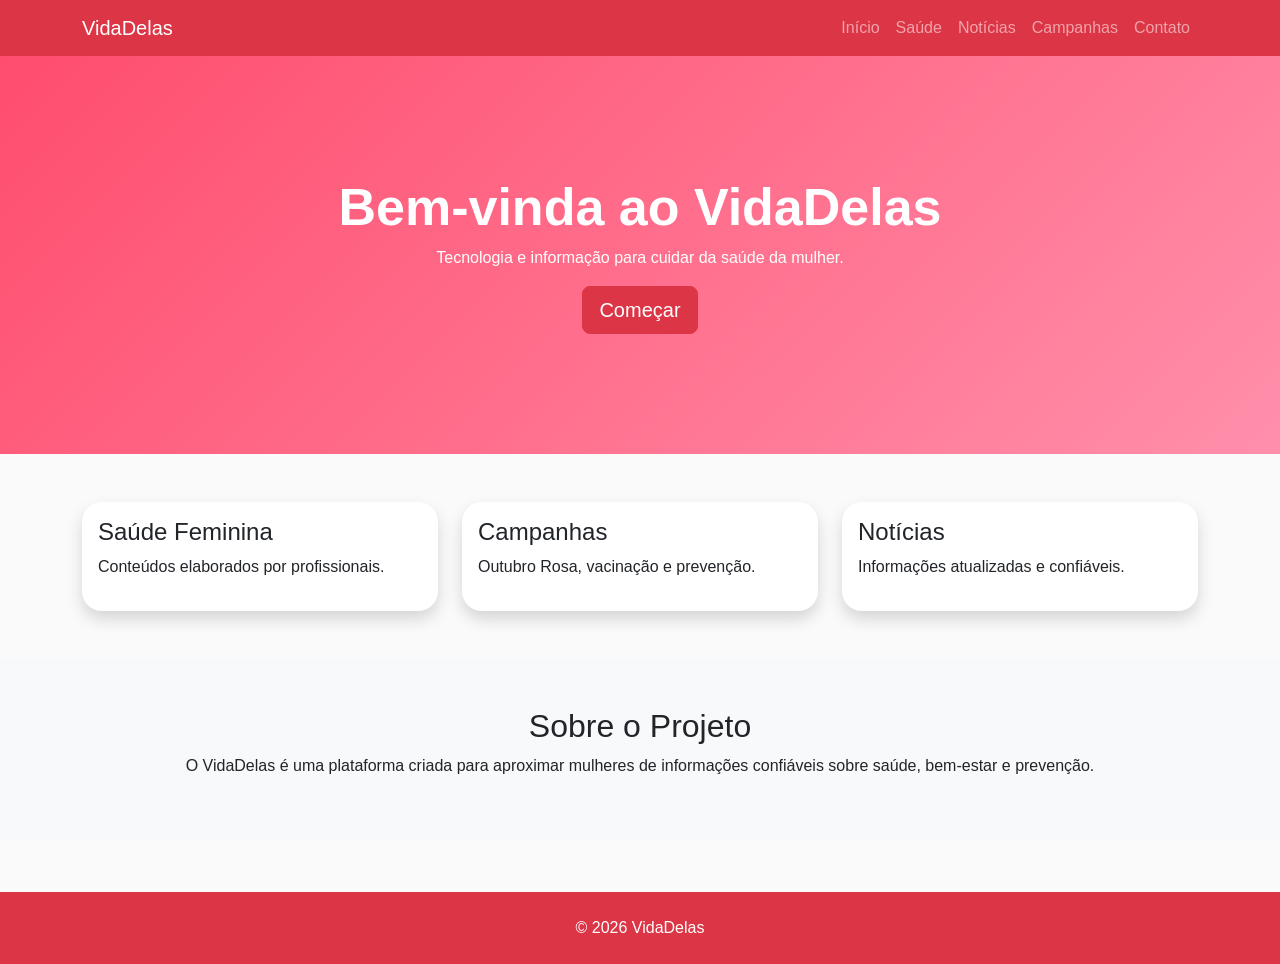
<file: index.html>
<!DOCTYPE html>
<html lang="pt-BR">
<head>
<meta charset="UTF-8">
<meta name="viewport" content="width=device-width, initial-scale=1.0">

<title>VidaDelas</title>

<link href="https://cdn.jsdelivr.net/npm/bootstrap@5.3.3/dist/css/bootstrap.min.css" rel="stylesheet">

<link rel="stylesheet" href="style.css">

</head>

<body>

<nav class="navbar navbar-expand-lg navbar-dark bg-danger">

<div class="container">

<a class="navbar-brand" href="#">VidaDelas</a>

<button class="navbar-toggler" data-bs-toggle="collapse" data-bs-target="#menu">

<span class="navbar-toggler-icon"></span>

</button>

<div class="collapse navbar-collapse" id="menu">

<ul class="navbar-nav ms-auto">

<li class="nav-item"><a class="nav-link" href="#">Início</a></li>

<li class="nav-item"><a class="nav-link" href="#">Saúde</a></li>

<li class="nav-item"><a class="nav-link" href="#">Notícias</a></li>

<li class="nav-item"><a class="nav-link" href="#">Campanhas</a></li>

<li class="nav-item"><a class="nav-link" href="#">Contato</a></li>

</ul>

</div>

</div>

</nav>

<header class="hero">

<div class="container text-center">

<h1>Bem-vinda ao VidaDelas</h1>

<p>Tecnologia e informação para cuidar da saúde da mulher.</p>

<a href="#" class="btn btn-danger btn-lg">Começar</a>

</div>

</header>

<section class="container py-5">

<div class="row">

<div class="col-md-4">

<div class="card shadow">

<div class="card-body">

<h4>Saúde Feminina</h4>

<p>Conteúdos elaborados por profissionais.</p>

</div>

</div>

</div>

<div class="col-md-4">

<div class="card shadow">

<div class="card-body">

<h4>Campanhas</h4>

<p>Outubro Rosa, vacinação e prevenção.</p>

</div>

</div>

</div>

<div class="col-md-4">

<div class="card shadow">

<div class="card-body">

<h4>Notícias</h4>

<p>Informações atualizadas e confiáveis.</p>

</div>

</div>

</div>

</div>

</section>

<section class="bg-light py-5">

<div class="container">

<h2 class="text-center">Sobre o Projeto</h2>

<p class="text-center">

O VidaDelas é uma plataforma criada para aproximar mulheres de informações confiáveis sobre saúde, bem-estar e prevenção.

</p>

</div>

</section>

<footer class="bg-danger text-white text-center p-4">

© 2026 VidaDelas

</footer>

<script src="https://cdn.jsdelivr.net/npm/bootstrap@5.3.3/dist/js/bootstrap.bundle.min.js"></script>

</body>
</html>
</file>
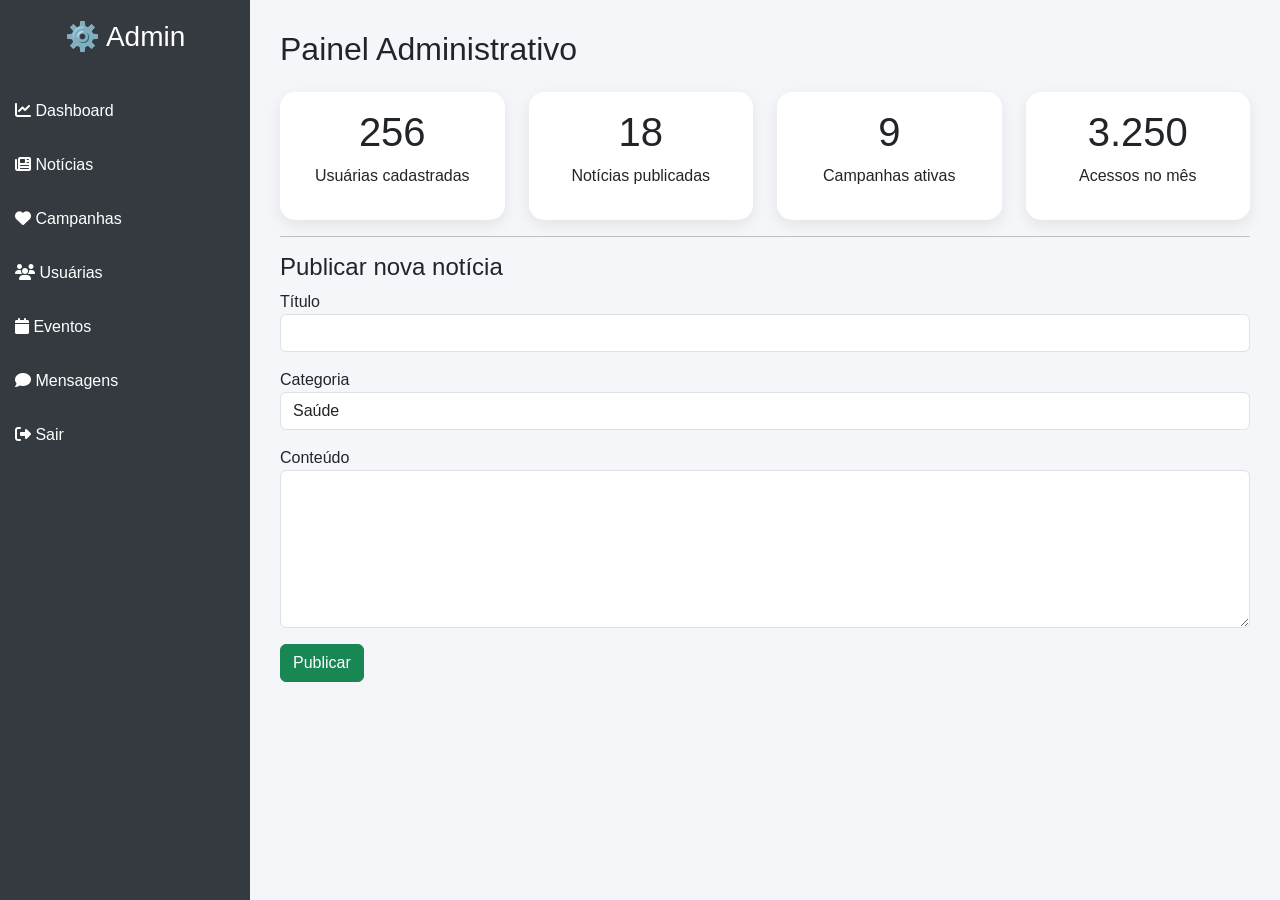
<file: admin.html>
<!DOCTYPE html>
<html lang="pt-BR">

<head>

<meta charset="UTF-8">

<meta name="viewport" content="width=device-width, initial-scale=1">

<title>Painel Administrativo | VidaDelas</title>

<link href="https://cdn.jsdelivr.net/npm/bootstrap@5.3.3/dist/css/bootstrap.min.css" rel="stylesheet">

<link rel="stylesheet" href="https://cdnjs.cloudflare.com/ajax/libs/font-awesome/6.6.0/css/all.min.css">

<style>

body{
background:#f4f6f9;
font-family:Arial, Helvetica, sans-serif;
}

.sidebar{
position:fixed;
width:250px;
height:100vh;
background:#343a40;
padding-top:20px;
}

.sidebar h3{
color:white;
text-align:center;
margin-bottom:30px;
}

.sidebar a{
display:block;
padding:15px;
color:white;
text-decoration:none;
}

.sidebar a:hover{
background:#495057;
}

.content{
margin-left:250px;
padding:30px;
}

.card{
border:none;
border-radius:15px;
box-shadow:0 5px 15px rgba(0,0,0,.08);
}

</style>

</head>

<body>

<div class="sidebar">

<h3>⚙️ Admin</h3>

<a href="#"><i class="fa fa-chart-line"></i> Dashboard</a>

<a href="#"><i class="fa fa-newspaper"></i> Notícias</a>

<a href="#"><i class="fa fa-heart"></i> Campanhas</a>

<a href="#"><i class="fa fa-users"></i> Usuárias</a>

<a href="#"><i class="fa fa-calendar"></i> Eventos</a>

<a href="#"><i class="fa fa-comment"></i> Mensagens</a>

<a href="#"><i class="fa fa-right-from-bracket"></i> Sair</a>

</div>

<div class="content">

<h2>Painel Administrativo</h2>

<div class="row mt-4">

<div class="col-md-3">

<div class="card p-3 text-center">

<h1>256</h1>

<p>Usuárias cadastradas</p>

</div>

</div>

<div class="col-md-3">

<div class="card p-3 text-center">

<h1>18</h1>

<p>Notícias publicadas</p>

</div>

</div>

<div class="col-md-3">

<div class="card p-3 text-center">

<h1>9</h1>

<p>Campanhas ativas</p>

</div>

</div>

<div class="col-md-3">

<div class="card p-3 text-center">

<h1>3.250</h1>

<p>Acessos no mês</p>

</div>

</div>

</div>

<hr>

<h4>Publicar nova notícia</h4>

<form>

<div class="mb-3">

<label>Título</label>

<input type="text" class="form-control">

</div>

<div class="mb-3">

<label>Categoria</label>

<select class="form-control">

<option>Saúde</option>

<option>Campanha</option>

<option>Saúde Mental</option>

<option>Vacinação</option>

</select>

</div>

<div class="mb-3">

<label>Conteúdo</label>

<textarea class="form-control" rows="6"></textarea>

</div>

<button class="btn btn-success">

Publicar

</button>

</form>

</div>

</body>

</html>
</file>
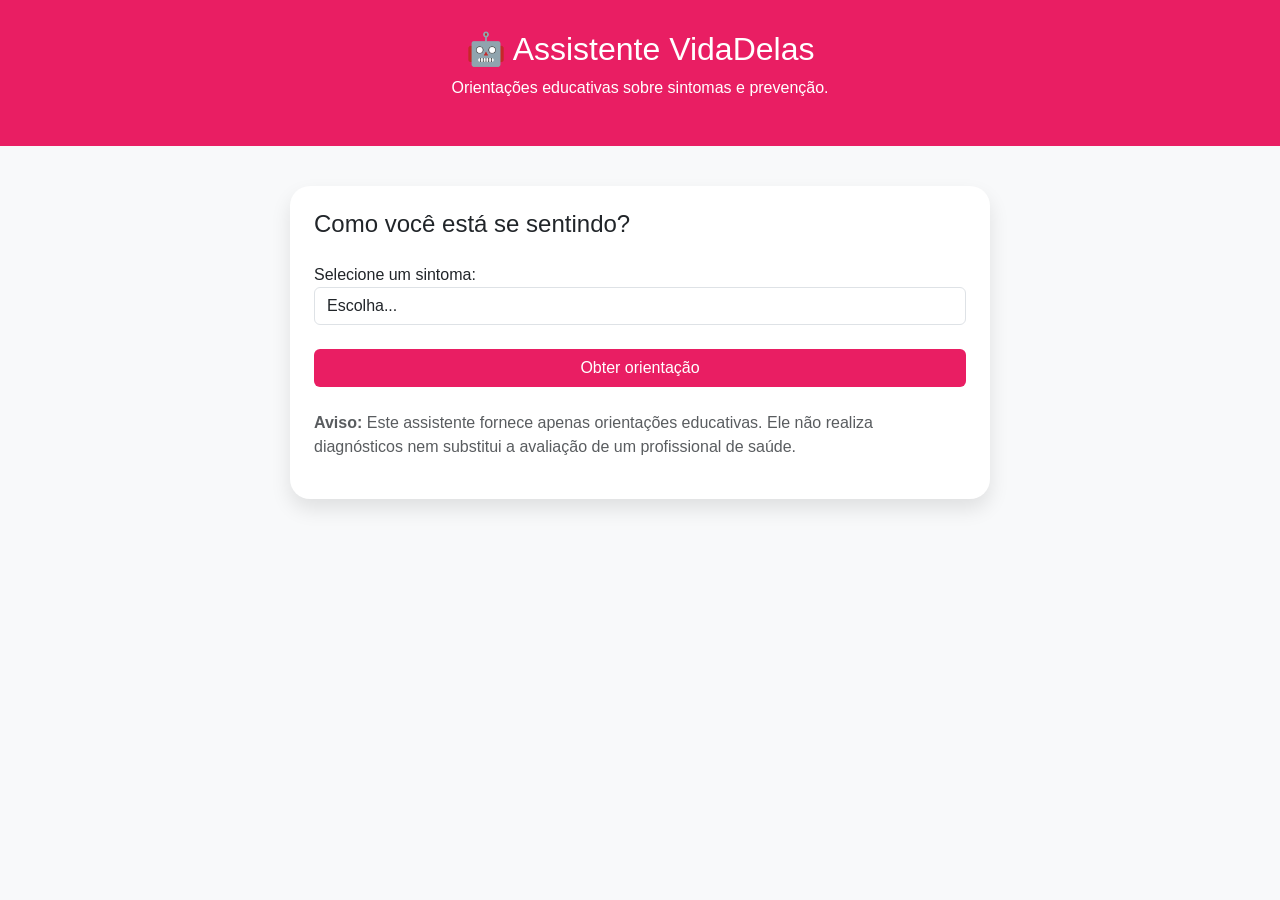
<file: assistente.html>
<!DOCTYPE html>
<html lang="pt-BR">

<head>

<meta charset="UTF-8">

<meta name="viewport" content="width=device-width, initial-scale=1">

<title>Assistente VidaDelas</title>

<link href="https://cdn.jsdelivr.net/npm/bootstrap@5.3.3/dist/css/bootstrap.min.css" rel="stylesheet">

<style>

body{
background:#f8f9fa;
font-family:Arial;
}

header{
background:#E91E63;
color:white;
padding:30px;
text-align:center;
}

.card{
max-width:700px;
margin:auto;
margin-top:40px;
border:none;
border-radius:20px;
box-shadow:0 10px 20px rgba(0,0,0,.1);
}

.btn-rosa{
background:#E91E63;
color:white;
}

.btn-rosa:hover{
background:#C2185B;
color:white;
}

</style>

</head>

<body>

<header>

<h2>🤖 Assistente VidaDelas</h2>

<p>Orientações educativas sobre sintomas e prevenção.</p>

</header>

<div class="card p-4">

<h4>Como você está se sentindo?</h4>

<label class="mt-3">Selecione um sintoma:</label>

<select class="form-control" id="sintoma">

<option value="">Escolha...</option>

<option value="colica">Cólica intensa</option>

<option value="atraso">Atraso menstrual</option>

<option value="febre">Febre</option>

<option value="sangramento">Sangramento fora do período menstrual</option>

<option value="dor">Dor pélvica</option>

<option value="corrimento">Corrimento incomum</option>

</select>

<button class="btn btn-rosa mt-4" onclick="responder()">

Obter orientação

</button>

<div id="resposta" class="alert alert-info mt-4" style="display:none;">

</div>

<p class="mt-4 text-muted">
<strong>Aviso:</strong> Este assistente fornece apenas orientações educativas. Ele não realiza diagnósticos nem substitui a avaliação de um profissional de saúde.
</p>

</div>

<script>

function responder(){

let s=document.getElementById("sintoma").value;

let texto="";

switch(s){

case "colica":

texto="Cólicas podem ocorrer durante o ciclo menstrual. Caso a dor seja muito intensa, persistente ou diferente do habitual, procure atendimento médico.";

break;

case "atraso":

texto="O atraso menstrual pode ter diversas causas. Se persistir ou houver possibilidade de gravidez, procure orientação em um serviço de saúde.";

break;

case "febre":

texto="Febre pode indicar diferentes condições. Se vier acompanhada de dor intensa, sangramento ou mal-estar importante, procure atendimento imediatamente.";

break;

case "sangramento":

texto="Sangramentos fora do período menstrual merecem avaliação profissional, especialmente se forem intensos ou recorrentes.";

break;

case "dor":

texto="Dor pélvica persistente ou intensa deve ser investigada por um profissional de saúde.";

break;

case "corrimento":

texto="Alterações na cor, odor ou quantidade do corrimento podem indicar infecções ou outras condições. Procure atendimento para avaliação.";

break;

default:

texto="Selecione um sintoma para receber uma orientação educativa.";

}

document.getElementById("resposta").style.display="block";

document.getElementById("resposta").innerHTML=texto;

}

</script>

</body>

</html>
</file>
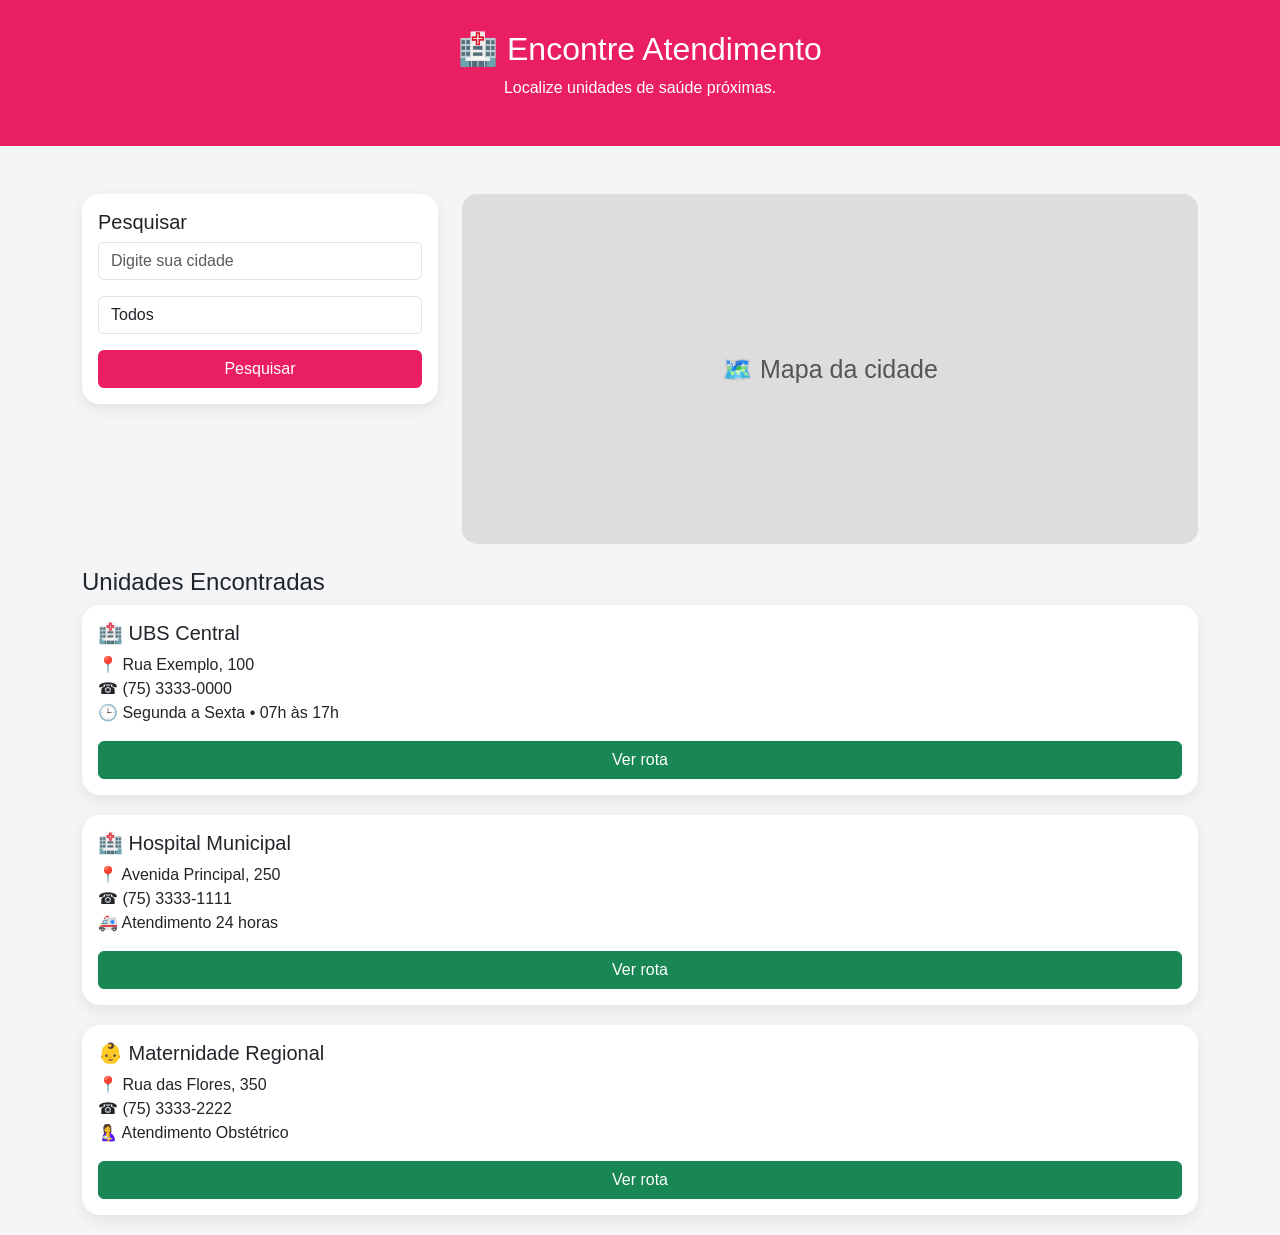
<file: atendimento.html>
<!DOCTYPE html>
<html lang="pt-BR">
<head>

<meta charset="UTF-8">
<meta name="viewport" content="width=device-width, initial-scale=1">

<title>Encontre Atendimento | VidaDelas</title>

<link href="https://cdn.jsdelivr.net/npm/bootstrap@5.3.3/dist/css/bootstrap.min.css" rel="stylesheet">

<link rel="stylesheet" href="https://cdnjs.cloudflare.com/ajax/libs/font-awesome/6.6.0/css/all.min.css">

<style>

body{
background:#f4f5f7;
font-family:Arial, Helvetica, sans-serif;
}

header{
background:#E91E63;
padding:30px;
color:white;
text-align:center;
}

.card{
border:none;
border-radius:18px;
box-shadow:0 5px 15px rgba(0,0,0,.08);
margin-bottom:20px;
}

.mapa{
height:350px;
background:#ddd;
display:flex;
justify-content:center;
align-items:center;
font-size:25px;
color:#555;
border-radius:15px;
}

.btn-rosa{
background:#E91E63;
color:white;
}

.btn-rosa:hover{
background:#c2185b;
color:white;
}

</style>

</head>

<body>

<header>

<h2>🏥 Encontre Atendimento</h2>

<p>Localize unidades de saúde próximas.</p>

</header>

<div class="container mt-5">

<div class="row">

<div class="col-md-4">

<div class="card p-3">

<h5>Pesquisar</h5>

<input
class="form-control mb-3"
placeholder="Digite sua cidade">

<select class="form-control mb-3">

<option>Todos</option>

<option>UBS</option>

<option>Hospital</option>

<option>Maternidade</option>

<option>UPA</option>

</select>

<button class="btn btn-rosa">

Pesquisar

</button>

</div>

</div>

<div class="col-md-8">

<div class="mapa">

🗺️ Mapa da cidade

</div>

</div>

</div>

<br>

<h4>Unidades Encontradas</h4>

<div class="card p-3">

<h5>🏥 UBS Central</h5>

<p>

📍 Rua Exemplo, 100

<br>

☎ (75) 3333-0000

<br>

🕒 Segunda a Sexta • 07h às 17h

</p>

<button class="btn btn-success">

Ver rota

</button>

</div>

<div class="card p-3">

<h5>🏥 Hospital Municipal</h5>

<p>

📍 Avenida Principal, 250

<br>

☎ (75) 3333-1111

<br>

🚑 Atendimento 24 horas

</p>

<button class="btn btn-success">

Ver rota

</button>

</div>

<div class="card p-3">

<h5>👶 Maternidade Regional</h5>

<p>

📍 Rua das Flores, 350

<br>

☎ (75) 3333-2222

<br>

🤱 Atendimento Obstétrico

</p>

<button class="btn btn-success">

Ver rota

</button>

</div>

</div>

</body>

</html>
</file>
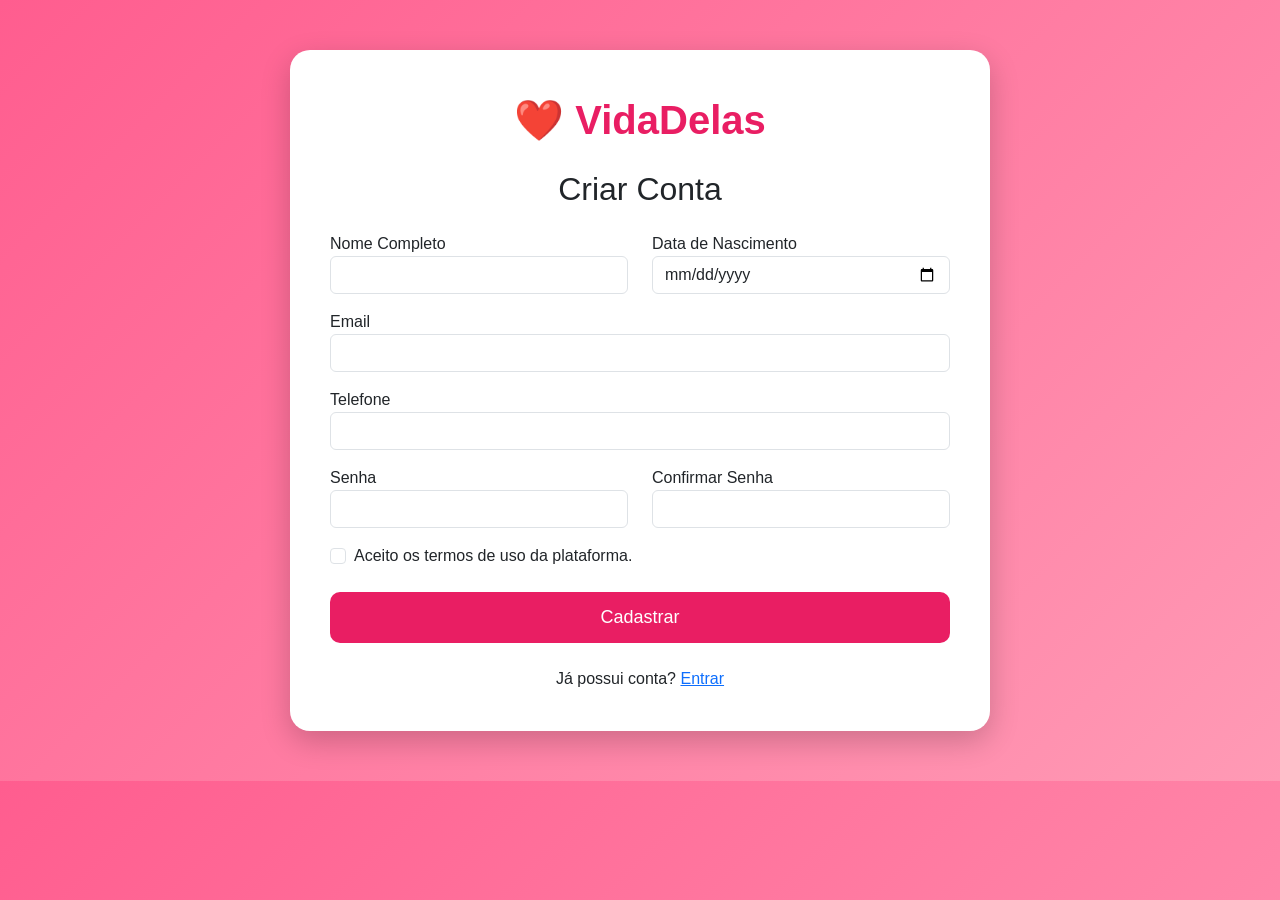
<file: cadastro.html>
<!DOCTYPE html>
<html lang="pt-BR">

<head>

<meta charset="UTF-8">

<meta name="viewport" content="width=device-width, initial-scale=1">

<title>Cadastro | VidaDelas</title>

<link href="https://cdn.jsdelivr.net/npm/bootstrap@5.3.3/dist/css/bootstrap.min.css" rel="stylesheet">

<style>

body{
background:linear-gradient(135deg,#ff5d8f,#ff9ab5);
font-family:Arial,Helvetica,sans-serif;
}

.container-cadastro{
max-width:700px;
background:#fff;
margin:50px auto;
padding:40px;
border-radius:20px;
box-shadow:0 10px 30px rgba(0,0,0,.2);
}

.logo{
text-align:center;
font-size:40px;
font-weight:bold;
color:#E91E63;
margin-bottom:20px;
}

.btn-salvar{
background:#E91E63;
color:white;
width:100%;
padding:12px;
font-size:18px;
border:none;
border-radius:10px;
}

.btn-salvar:hover{
background:#d81b60;
}

</style>

</head>

<body>

<div class="container-cadastro">

<div class="logo">

❤️ VidaDelas

</div>

<h2 class="text-center mb-4">

Criar Conta

</h2>

<form>

<div class="row">

<div class="col-md-6 mb-3">

<label>Nome Completo</label>

<input type="text" class="form-control">

</div>

<div class="col-md-6 mb-3">

<label>Data de Nascimento</label>

<input type="date" class="form-control">

</div>

</div>

<div class="mb-3">

<label>Email</label>

<input type="email" class="form-control">

</div>

<div class="mb-3">

<label>Telefone</label>

<input type="tel" class="form-control">

</div>

<div class="row">

<div class="col-md-6 mb-3">

<label>Senha</label>

<input type="password" class="form-control">

</div>

<div class="col-md-6 mb-3">

<label>Confirmar Senha</label>

<input type="password" class="form-control">

</div>

</div>

<div class="form-check mb-4">

<input class="form-check-input" type="checkbox">

<label class="form-check-label">

Aceito os termos de uso da plataforma.

</label>

</div>

<button class="btn-salvar">

Cadastrar

</button>

<div class="text-center mt-4">

Já possui conta?

<a href="login.html">

Entrar

</a>

</div>

</form>

</div>

</body>

</html>
</file>
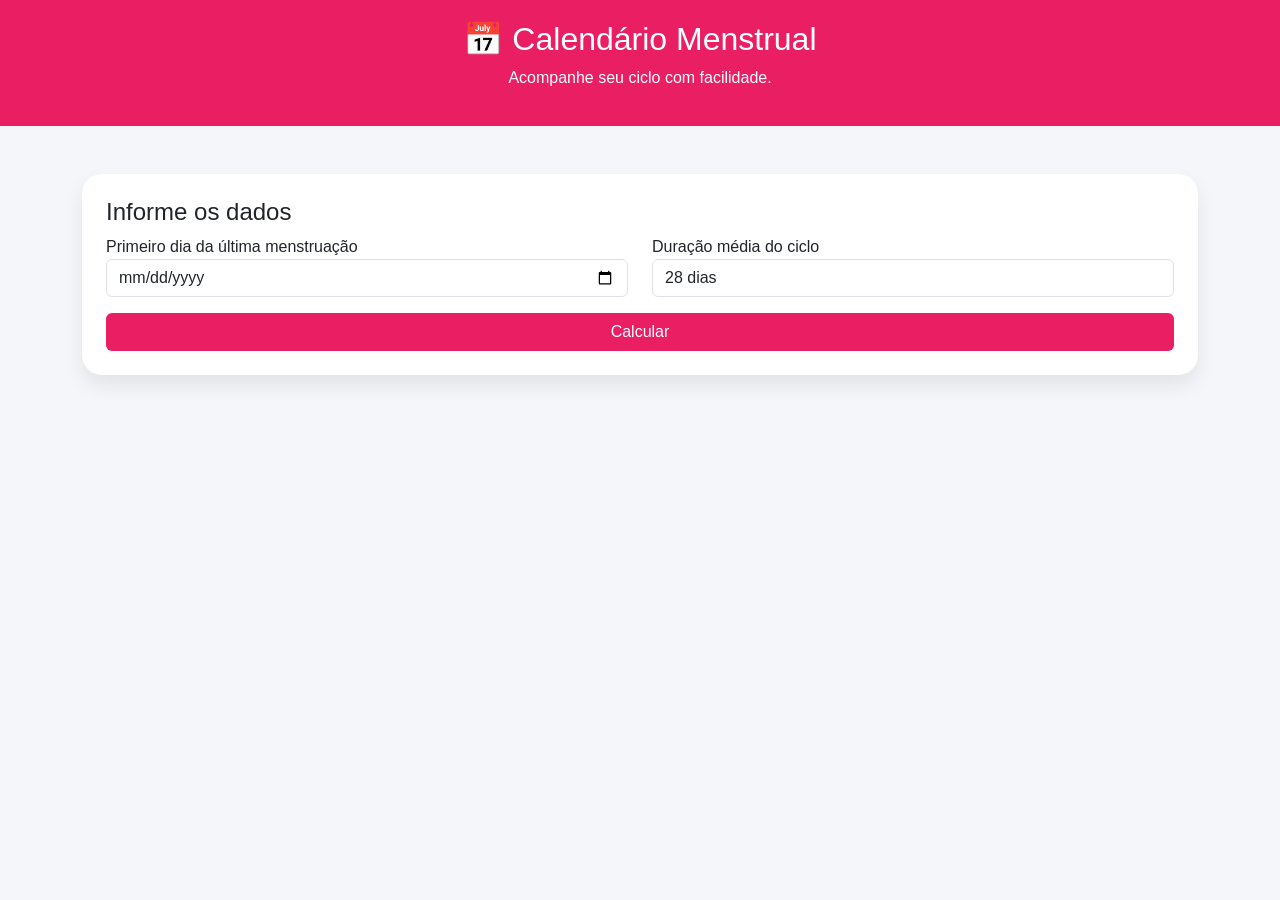
<file: calendario.html>
<!DOCTYPE html>
<html lang="pt-BR">
<head>

<meta charset="UTF-8">
<meta name="viewport" content="width=device-width, initial-scale=1">

<title>Calendário Menstrual | VidaDelas</title>

<link href="https://cdn.jsdelivr.net/npm/bootstrap@5.3.3/dist/css/bootstrap.min.css" rel="stylesheet">

<style>

body{
background:#f4f6f9;
font-family:Arial, Helvetica, sans-serif;
}

.topo{
background:#E91E63;
padding:20px;
color:white;
text-align:center;
}

.card{
border:none;
border-radius:20px;
box-shadow:0 10px 20px rgba(0,0,0,.08);
}

.btn-rosa{
background:#E91E63;
color:white;
}

.btn-rosa:hover{
background:#d81b60;
color:white;
}

.resultado{
display:none;
margin-top:20px;
}

</style>

</head>

<body>

<div class="topo">

<h2>📅 Calendário Menstrual</h2>

<p>Acompanhe seu ciclo com facilidade.</p>

</div>

<div class="container mt-5">

<div class="card p-4">

<h4>Informe os dados</h4>

<div class="row">

<div class="col-md-6 mb-3">

<label>Primeiro dia da última menstruação</label>

<input type="date" id="data" class="form-control">

</div>

<div class="col-md-6 mb-3">

<label>Duração média do ciclo</label>

<select id="ciclo" class="form-control">

<option value="21">21 dias</option>
<option value="24">24 dias</option>
<option value="26">26 dias</option>
<option value="28" selected>28 dias</option>
<option value="30">30 dias</option>
<option value="32">32 dias</option>

</select>

</div>

</div>

<button onclick="calcular()" class="btn btn-rosa">

Calcular

</button>

<div id="resultado" class="resultado alert alert-success">

<h5>Resultado</h5>

<p id="texto"></p>

</div>

</div>

</div>

<script>

function calcular(){

let data=document.getElementById("data").value;

let ciclo=parseInt(document.getElementById("ciclo").value);

if(data==""){

alert("Informe a data.");

return;

}

let ultima=new Date(data);

let proxima=new Date(ultima);

proxima.setDate(proxima.getDate()+ciclo);

document.getElementById("resultado").style.display="block";

document.getElementById("texto").innerHTML=

"🩷 Próxima menstruação prevista para: <strong>"+

proxima.toLocaleDateString('pt-BR')+

"</strong><br><br>"

+

"💡 Lembre-se: esta é apenas uma estimativa. Caso seu ciclo seja irregular ou você tenha dúvidas sobre sua saúde, procure orientação de um profissional de saúde.";

}

</script>

</body>
</html>
</file>
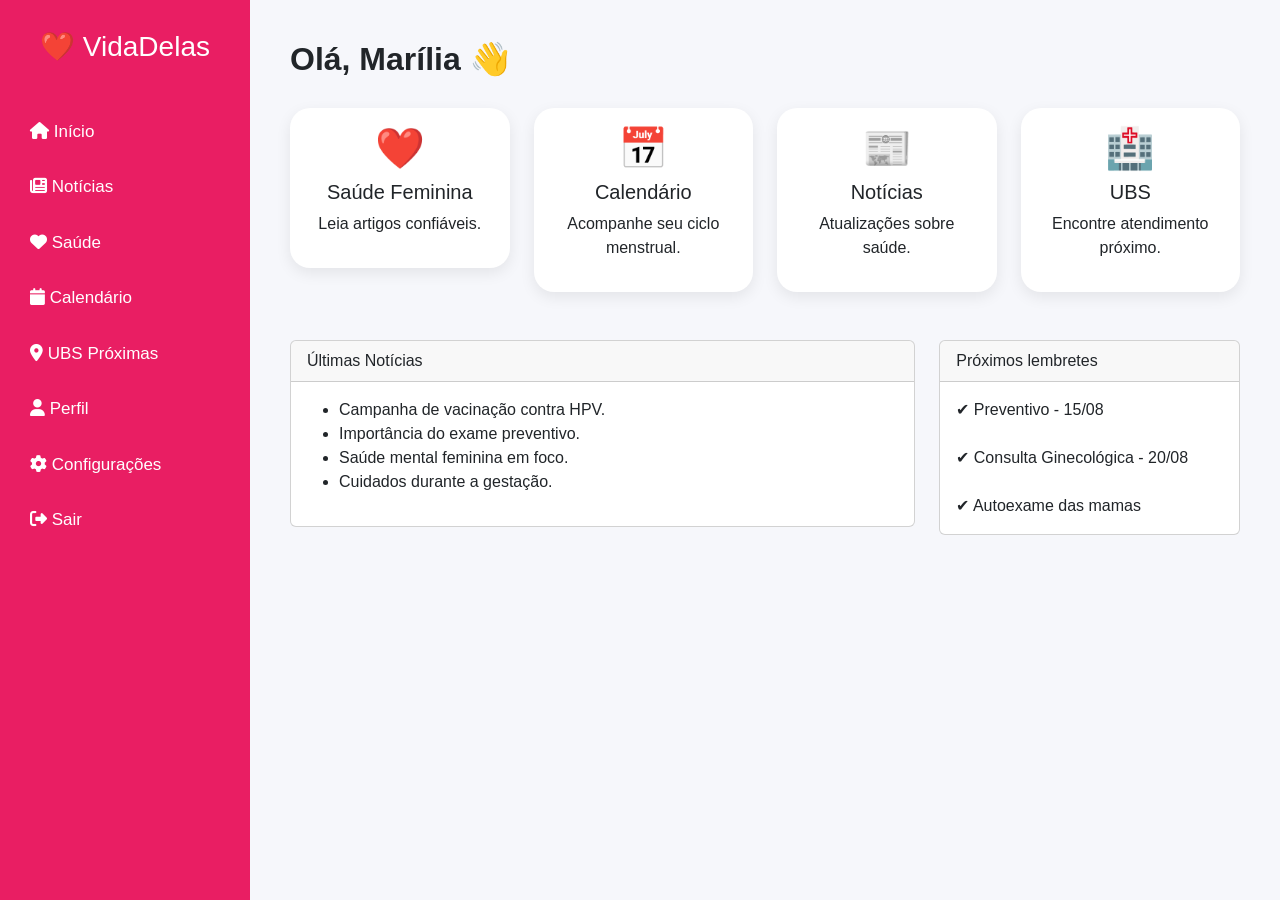
<file: dashboard.html>
<!DOCTYPE html>
<html lang="pt-BR">
<head>

<meta charset="UTF-8">
<meta name="viewport" content="width=device-width, initial-scale=1">

<title>Dashboard | VidaDelas</title>

<link href="https://cdn.jsdelivr.net/npm/bootstrap@5.3.3/dist/css/bootstrap.min.css" rel="stylesheet">

<link rel="stylesheet" href="https://cdnjs.cloudflare.com/ajax/libs/font-awesome/6.6.0/css/all.min.css">

<style>

body{
background:#f6f7fb;
font-family:Arial, Helvetica, sans-serif;
}

.sidebar{
position:fixed;
width:250px;
height:100vh;
background:#E91E63;
padding-top:30px;
}

.sidebar h3{
color:white;
text-align:center;
margin-bottom:40px;
}

.sidebar a{
display:block;
color:white;
padding:15px 30px;
text-decoration:none;
font-size:17px;
}

.sidebar a:hover{
background:#c2185b;
}

.content{
margin-left:250px;
padding:40px;
}

.card-dashboard{
border:none;
border-radius:20px;
box-shadow:0 5px 15px rgba(0,0,0,.08);
transition:.3s;
}

.card-dashboard:hover{
transform:translateY(-5px);
}

.titulo{
font-weight:bold;
margin-bottom:30px;
}

</style>

</head>

<body>

<div class="sidebar">

<h3>❤️ VidaDelas</h3>

<a href="#"><i class="fa fa-home"></i> Início</a>

<a href="#"><i class="fa fa-newspaper"></i> Notícias</a>

<a href="#"><i class="fa fa-heart"></i> Saúde</a>

<a href="#"><i class="fa fa-calendar"></i> Calendário</a>

<a href="#"><i class="fa fa-location-dot"></i> UBS Próximas</a>

<a href="#"><i class="fa fa-user"></i> Perfil</a>

<a href="#"><i class="fa fa-gear"></i> Configurações</a>

<a href="#"><i class="fa fa-right-from-bracket"></i> Sair</a>

</div>

<div class="content">

<h2 class="titulo">

Olá, Marília 👋

</h2>

<div class="row g-4">

<div class="col-md-3">

<div class="card card-dashboard">

<div class="card-body text-center">

<h1>❤️</h1>

<h5>Saúde Feminina</h5>

<p>Leia artigos confiáveis.</p>

</div>

</div>

</div>

<div class="col-md-3">

<div class="card card-dashboard">

<div class="card-body text-center">

<h1>📅</h1>

<h5>Calendário</h5>

<p>Acompanhe seu ciclo menstrual.</p>

</div>

</div>

</div>

<div class="col-md-3">

<div class="card card-dashboard">

<div class="card-body text-center">

<h1>📰</h1>

<h5>Notícias</h5>

<p>Atualizações sobre saúde.</p>

</div>

</div>

</div>

<div class="col-md-3">

<div class="card card-dashboard">

<div class="card-body text-center">

<h1>🏥</h1>

<h5>UBS</h5>

<p>Encontre atendimento próximo.</p>

</div>

</div>

</div>

</div>

<br><br>

<div class="row">

<div class="col-md-8">

<div class="card">

<div class="card-header">

Últimas Notícias

</div>

<div class="card-body">

<ul>

<li>Campanha de vacinação contra HPV.</li>

<li>Importância do exame preventivo.</li>

<li>Saúde mental feminina em foco.</li>

<li>Cuidados durante a gestação.</li>

</ul>

</div>

</div>

</div>

<div class="col-md-4">

<div class="card">

<div class="card-header">

Próximos lembretes

</div>

<div class="card-body">

✔ Preventivo - 15/08

<br><br>

✔ Consulta Ginecológica - 20/08

<br><br>

✔ Autoexame das mamas

</div>

</div>

</div>

</div>

</div>

</body>
</html>
</file>
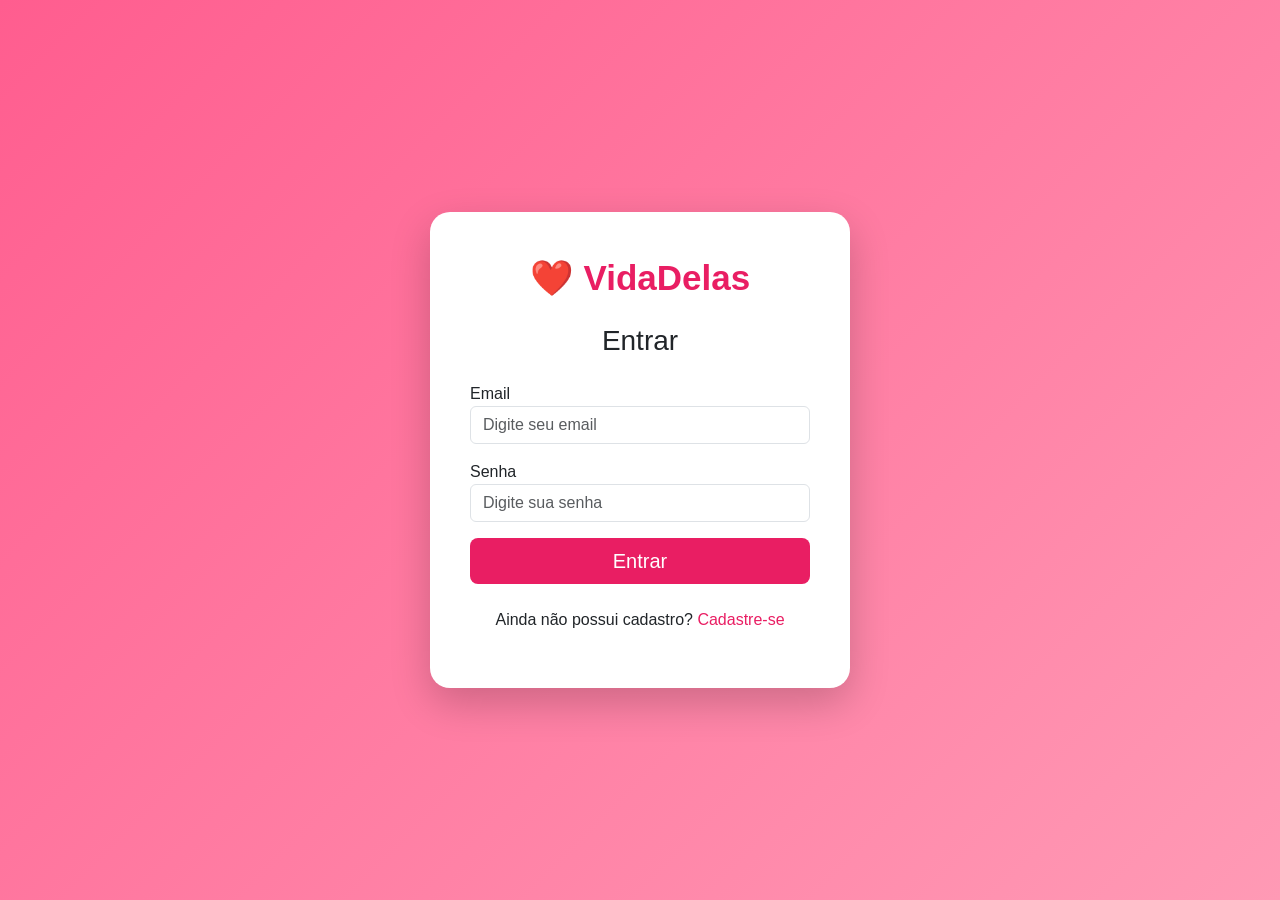
<file: login.html>
<!DOCTYPE html>
<html lang="pt-BR">
<head>
<meta charset="UTF-8">
<meta name="viewport" content="width=device-width, initial-scale=1.0">
<title>Login | VidaDelas</title>

<link href="https://cdn.jsdelivr.net/npm/bootstrap@5.3.3/dist/css/bootstrap.min.css" rel="stylesheet">
<link rel="stylesheet" href="style.css">

<style>

body{
    background:linear-gradient(135deg,#ff5d8f,#ff9ab5);
    height:100vh;
    display:flex;
    justify-content:center;
    align-items:center;
}

.login-box{
    background:white;
    width:420px;
    border-radius:20px;
    padding:40px;
    box-shadow:0 15px 40px rgba(0,0,0,.2);
}

.logo{
    text-align:center;
    font-size:35px;
    font-weight:bold;
    color:#E91E63;
    margin-bottom:20px;
}

.btn-login{
    width:100%;
    background:#E91E63;
    color:white;
    border:none;
}

.btn-login:hover{
    background:#d81b60;
}

a{
    color:#E91E63;
    text-decoration:none;
}

</style>

</head>

<body>

<div class="login-box">

<div class="logo">
❤️ VidaDelas
</div>

<h3 class="text-center mb-4">
Entrar
</h3>

<form>

<div class="mb-3">

<label>Email</label>

<input
type="email"
class="form-control"
placeholder="Digite seu email">

</div>

<div class="mb-3">

<label>Senha</label>

<input
type="password"
class="form-control"
placeholder="Digite sua senha">

</div>

<div class="d-grid">

<button class="btn btn-login btn-lg">

Entrar

</button>

</div>

<div class="text-center mt-4">

<p>

Ainda não possui cadastro?

<a href="cadastro.html">

Cadastre-se

</a>

</p>

</div>

</form>

</div>

</body>
</html>
</file>
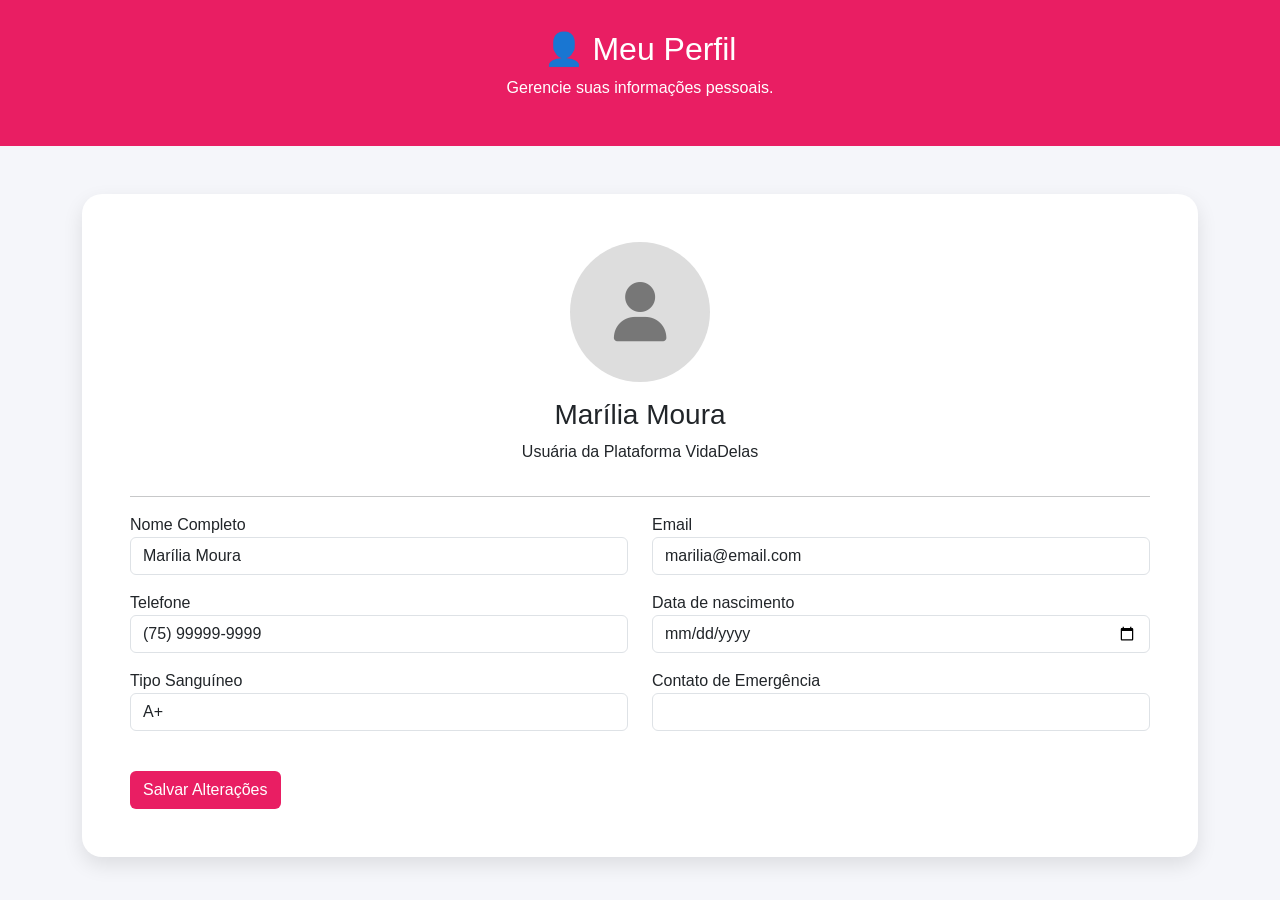
<file: perfil.html>
<!DOCTYPE html>
<html lang="pt-BR">
<head>

<meta charset="UTF-8">
<meta name="viewport" content="width=device-width, initial-scale=1">

<title>Meu Perfil | VidaDelas</title>

<link href="https://cdn.jsdelivr.net/npm/bootstrap@5.3.3/dist/css/bootstrap.min.css" rel="stylesheet">
<link rel="stylesheet" href="https://cdnjs.cloudflare.com/ajax/libs/font-awesome/6.6.0/css/all.min.css">

<style>

body{
background:#f5f6fa;
font-family:Arial, Helvetica, sans-serif;
}

header{
background:#E91E63;
color:white;
padding:30px;
text-align:center;
}

.card{
border:none;
border-radius:20px;
box-shadow:0 8px 20px rgba(0,0,0,.1);
}

.foto{
width:140px;
height:140px;
border-radius:50%;
background:#ddd;
display:flex;
align-items:center;
justify-content:center;
font-size:60px;
margin:auto;
color:#777;
}

.btn-rosa{
background:#E91E63;
color:white;
}

.btn-rosa:hover{
background:#c2185b;
color:white;
}

</style>

</head>

<body>

<header>

<h2>👤 Meu Perfil</h2>
<p>Gerencie suas informações pessoais.</p>

</header>

<div class="container mt-5">

<div class="card p-5">

<div class="text-center">

<div class="foto">

<i class="fa-solid fa-user"></i>

</div>

<h3 class="mt-3">

Marília Moura

</h3>

<p>Usuária da Plataforma VidaDelas</p>

</div>

<hr>

<div class="row">

<div class="col-md-6 mb-3">

<label>Nome Completo</label>

<input class="form-control"
value="Marília Moura">

</div>

<div class="col-md-6 mb-3">

<label>Email</label>

<input class="form-control"
value="marilia@email.com">

</div>

<div class="col-md-6 mb-3">

<label>Telefone</label>

<input class="form-control"
value="(75) 99999-9999">

</div>

<div class="col-md-6 mb-3">

<label>Data de nascimento</label>

<input type="date"
class="form-control">

</div>

<div class="col-md-6 mb-3">

<label>Tipo Sanguíneo</label>

<select class="form-control">

<option>A+</option>
<option>A-</option>
<option>B+</option>
<option>B-</option>
<option>AB+</option>
<option>AB-</option>
<option>O+</option>
<option>O-</option>

</select>

</div>

<div class="col-md-6 mb-3">

<label>Contato de Emergência</label>

<input class="form-control">

</div>

</div>

<div class="mt-4">

<button class="btn btn-rosa">

Salvar Alterações

</button>

</div>

</div>

</div>

</body>
</html>
</file>
<file: style.css>
body{
font-family:Arial, Helvetica, sans-serif;
background:#fafafa;
}

.hero{
background:linear-gradient(135deg,#ff4d6d,#ff8fab);
color:white;
padding:120px 20px;
}

.hero h1{
font-size:52px;
font-weight:bold;
}

.card{
border:none;
border-radius:20px;
transition:.3s;
}

.card:hover{
transform:translateY(-8px);
}

footer{
margin-top:50px;
}
</file>
